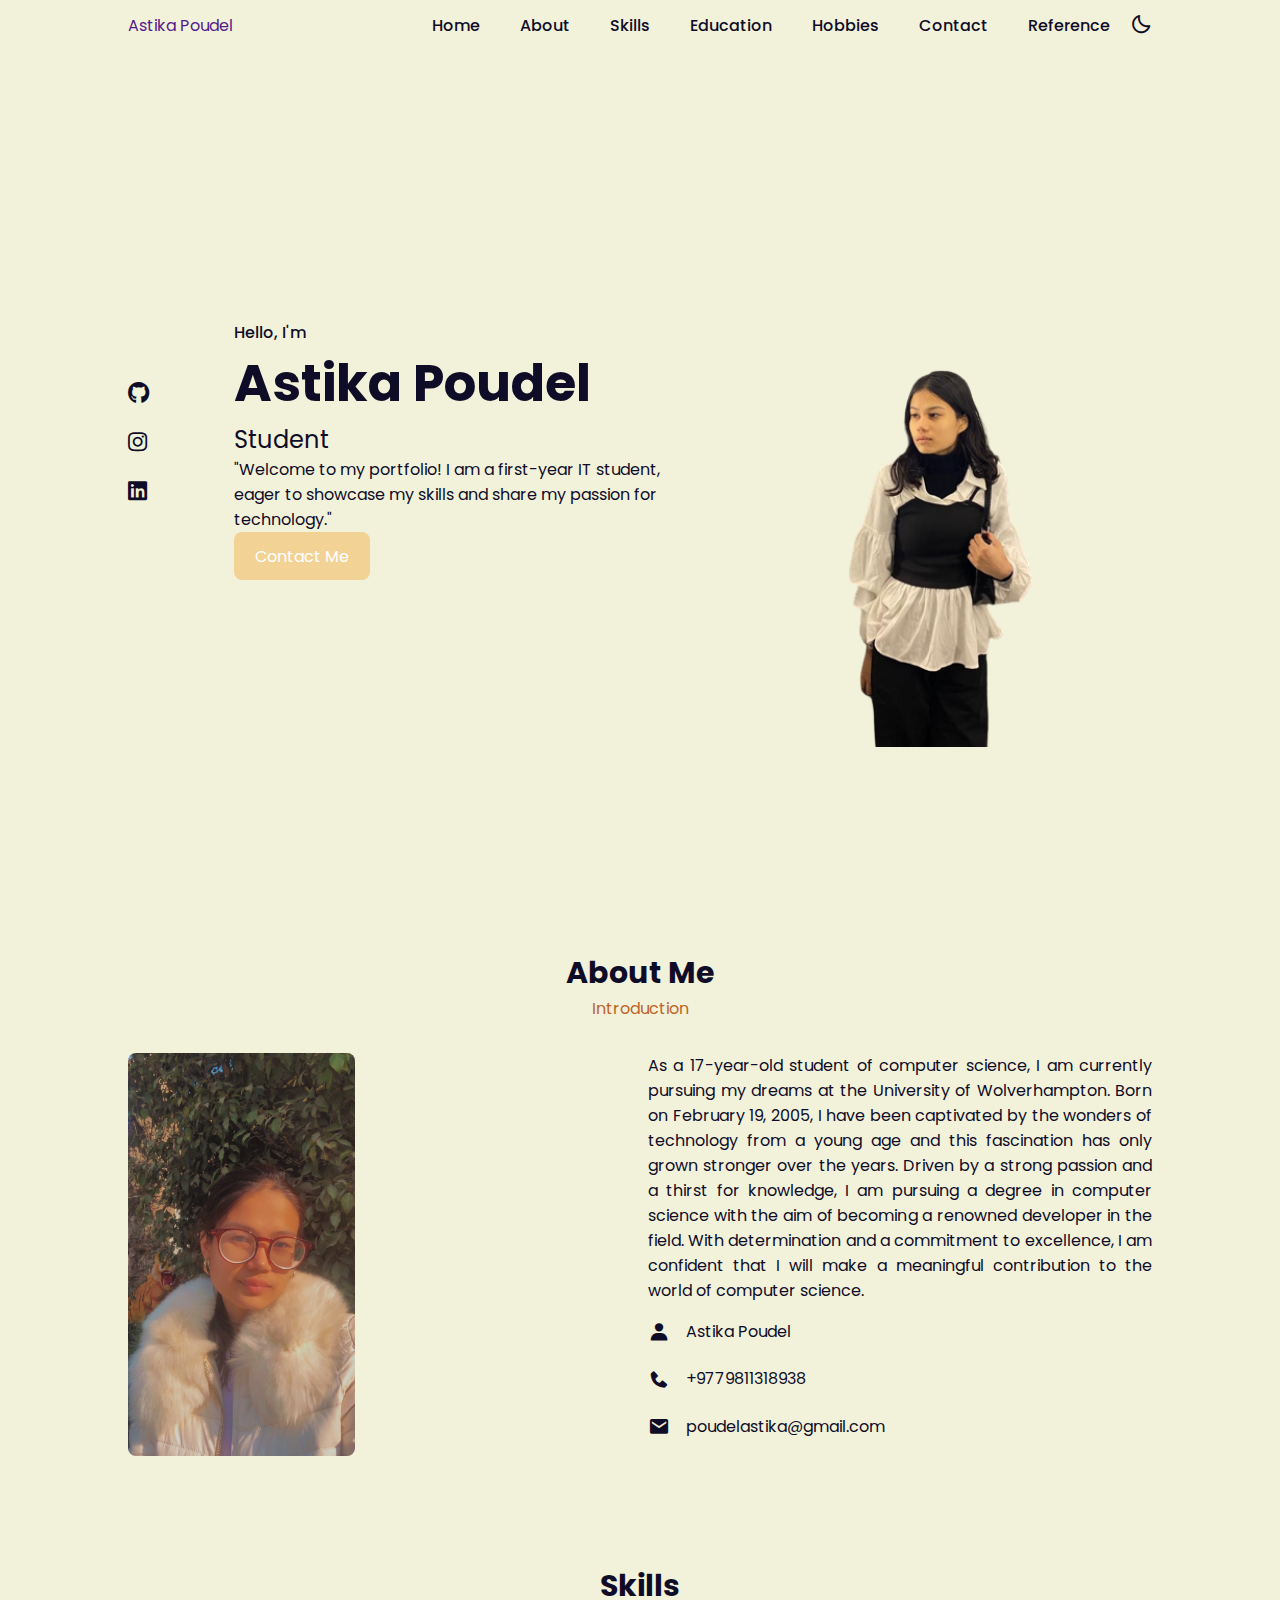
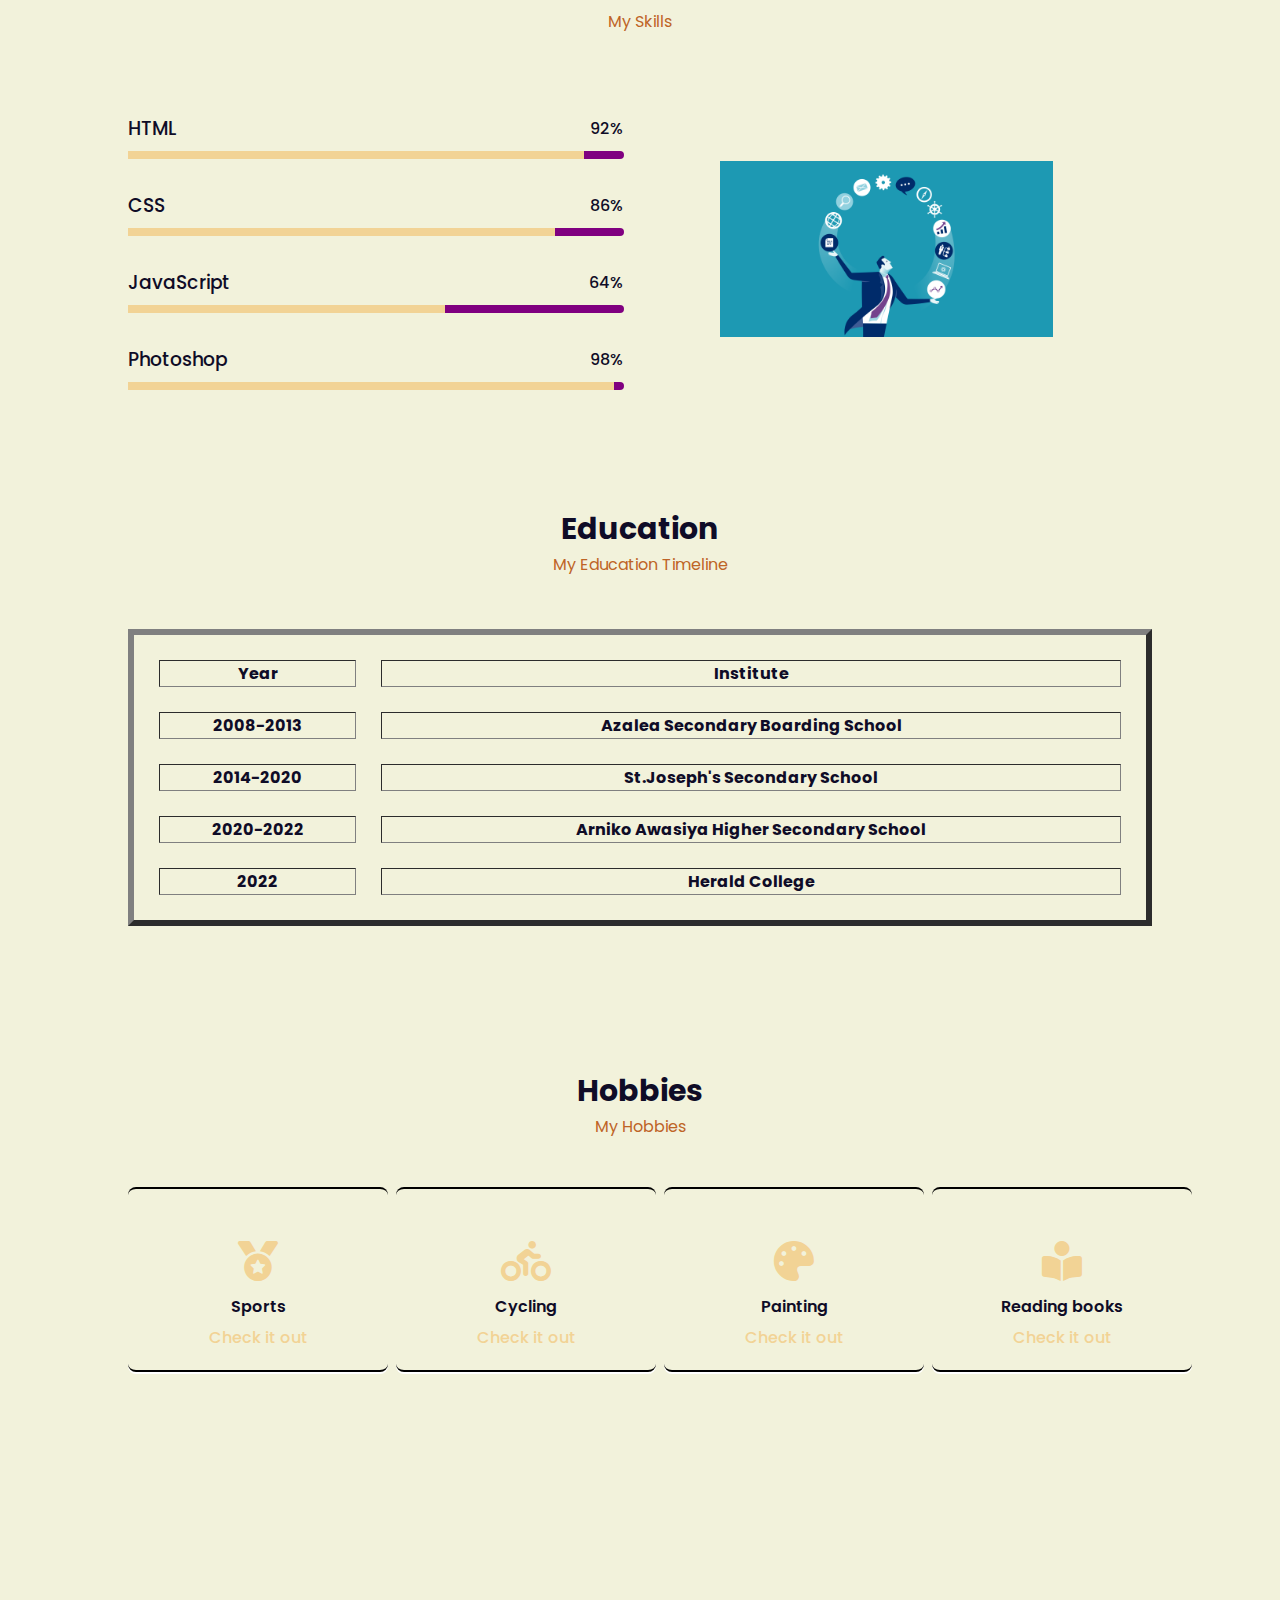
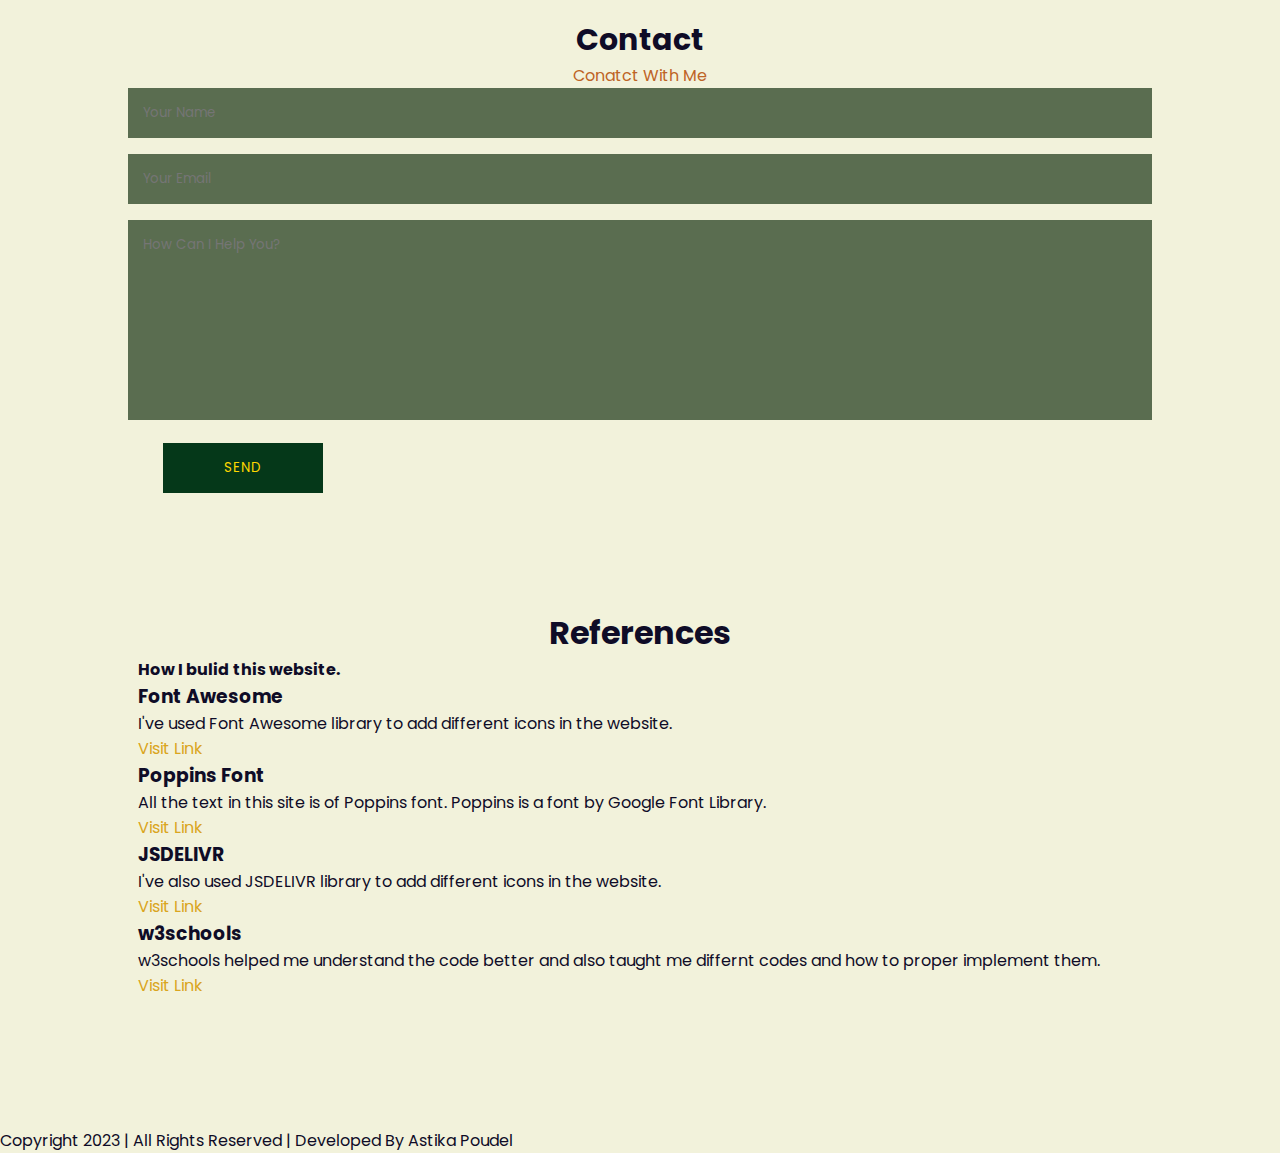
<file: Index.html>
<!DOCTYPE html>
<html lang="en">
<head>
    <meta charset="UTF-8">
    <meta http-equiv="X-UA-Compatible" content="IE=edge">
    <meta name="viewport" content="width=device-width, initial-scale=1">
    <title>Personal Website</title>
    <!--Website Icon-->
    <link rel="Icon" href="Img/AS.png" type="image/x-icon">
    <!--CSS-->
    <link rel="stylesheet" href="./CSS/Index.css">
    <!--icon CDN link-->
    <link rel="stylesheet" href="https://cdnjs.cloudflare.com/ajax/libs/font-awesome/6.2.1/css/all.min.css">
    <link rel="stylesheet" href="https://cdn.jsdelivr.net/npm/boxicons@2.1.4/css/boxicons.min.css">
      
</head>
<body>
    <!------ Nav ------->
    <header>
        <!----Logo----->
        <a href="" class="Logo">Astika Poudel</a>
        <!--button for responsive device-->
       <div class="Menu" id="menu-icon">
         <i class="fa-solid fa-bars"></i>
       </div>
       <!---MENU ITEMS---->
       <ul class="navbar">
         <li><a href="./Home.html">Home</a></li>
         <li><a href="./About.html">About</a></li>
         <li><a href="./Skills.html">Skills</a></li>
         <li><a href="./Education.html">Education</a></li>
         <li><a href="./Hobbies.html">Hobbies</a></li>
         <li><a href="./contact.html">Contact</a></li>
         <li><a href="./Reference.html">Reference</a></li>
         <!--darkmode button---->
         <div class="bx bx-moon" id="darkmode"></div>
        </ul>

    </header>


    <!-------HOME-------->
    <section class="home" id="home">
        <div class="social">
            <a href=""><i class="fa-brands fa-github"></i></a>
            <a href=""><i class="fa-brands fa-instagram"></i></a>
            <a href=""><i class="fa-brands fa-linkedin"></i></a>
        </div>

        <!--HOME IMAGE-->
        <div class="home-img">
            <img src="Img/Astika.png" alt="">
        </div>
        <!-- HOME CONTENT-->
        <div class="home-text">
            <span>Hello, I'm</span>
            <h1>Astika Poudel</h1>
            <h2>Student</h2>
            <p>"Welcome to my portfolio! I am a first-year IT student, eager to showcase my skills and share my passion for technology."</p>
            <!--CONTACT BUTTON-->
            <a href="" class="btn">Contact Me</a>
        </div>
      
                        
        
    </section>

    <!--- ABOUT SECTION-->
    <section class="about" id="about">
        <!---HEADING-->
        <div class="heading">
            <h2>About Me</h2>
            <span>Introduction</span>
        </div>
        <!--ABOUT CONTENT-->
        <div class="about-container">
            <!----image-->
            <div class="about-img">
                <img src="Img/as.JPG" alt="">
            </div>
            <!--TEXT-->
            <div class="about-text">
                 <p>As a 17-year-old student of computer science, I am currently pursuing my dreams at the University of Wolverhampton. Born on February 19, 2005, I have been captivated by the wonders of technology from a young age and this fascination has only grown stronger over the years. Driven by a strong passion and a thirst for knowledge, I am pursuing a degree in computer science with the aim of becoming a renowned developer in the field. With determination and a commitment to excellence, I am confident that I will make a meaningful contribution to the world of computer science.</p>
              <!----SOME INFORMATION-->  
            <div class="information">
                <!---box-1----->
                <div class ="info-box">
                    <i class="bx bxs-user"></i>
                    <span>Astika Poudel</span>
                </div>
                <!----box-2---->
                <div class ="info-box">
                    <i class="bx bxs-phone"></i>
                    <span>+9779811318938</span>
                </div>
                <!--box-3--->
                <div class ="info-box">
                    <i class="bx bxs-envelope"></i>
                    <span>poudelastika@gmail.com</span>
                </div>
            </div>
            </div>
        </div>      
    </section>
   <!-----SKILLS SECTION---------->
    <section class="skills" id="skills">
        <div class="heading">
            <h2>Skills</h2>
            <span>My Skills</span>
        </div>

        <!-------skillls content-->
        <div class="skills-container">
            <div class="bars">
                <!--box-1-->
                <div class="bars-box">
                    <h3>HTML</h3>
                    <span>92%</span>
                    <div class="light-bar"></div>
                    <div class="percent-bar html-bar"></div>
                </div>
              <!--box-2-->
              <div class="bars-box">
                 <h3>CSS</h3>
                 <span>86%</span>
                 <div class="light-bar"></div>
                 <div class="percent-bar css-bar"></div>
              </div>
              <!----box-3---->
              <div class="bars-box">
                 <h3>JavaScript</h3>
                 <span>64%</span>
                 <div class="light-bar"></div>
                 <div class="percent-bar js-bar"></div>
               </div>
              <!-----box-4---->
              <div class="bars-box">
                 <h3>Photoshop</h3>
                 <span>98%</span>
                 <div class="light-bar"></div>
                 <div class="percent-bar react-bar"></div>
              </div>
            </div>    
            <!--------image------->  
            <div class="skills-img">
                <img src="Img/ia.png" alt="">
            </div>
        </div>
    </section>

    <!-----------------EDUCATION SECTION-------->
    <section class="education" id="education">
        <div class="heading">
            <h2>Education</h2>
            <span>My Education Timeline</span>
        </div>

        <div class="education-content">
            <table border="6" cellspacing="25">
                <tr>
                    <th>Year</th>
                    <th>Institute</th>
                </tr>
                <tr>
                    <th>2008-2013</th>
                    <th>Azalea Secondary Boarding School</th>
                </tr>
                <tr>
                    <th>2014-2020</th>
                    <th>St.Joseph's Secondary School</th>
                </tr>
        
                <tr>
                    <th>2020-2022</th>
                    <th>Arniko Awasiya Higher Secondary School</th>
        
                </tr>
                <tr>
                    <th>2022</th>
                    <TH> Herald College</TH>
                </tr>
             </table>
        </div>
          
    </section>
    <!---------------HOBBIES SECTION----------------->
    <section class="hobbies" id="hobbies">
        <div class="heading">
            <h2>Hobbies</h2>
            <span>My Hobbies</span>
        </div>

        <div class="hobbies-content">
            <!----box-1--->
            <div class="hobbies-box">
                <div class="icon"> 
                 <i class="fa-sharp fa-solid fa-medal"></i>
                </div>
                <h3>Sports</h3>
                <a href="">Check it out</a>
            </div>
            <!---box-2---->
            <div class="hobbies-box">
                <div class="icon">
                 <i class="fa-solid fa-person-biking"></i>
                </div>
                <h3>Cycling</h3>
                <a href="">Check it out</a>
            </div>
            <!----box-3-->
            <div class="hobbies-box">
                <div class="icon">
                    <i class="fa-solid fa-palette"></i>
                </div>
                <h3>Painting</h3>
                <a href="">Check it out</a>
            </div>
            <!--box-4----->
            <div class="hobbies-box">
                <div class="icon">
                 <i class="fa-solid fa-book-open-reader"></i>
                </div>
                <h3>Reading books</h3>
                <a href="">Check it out</a>
            </div>
        </div>
    </section>
   <!----contact form-------->
   <section class="Contact" id="contact">
     <div class="heading">
        <h2>Contact</h2>
        <span>Conatct With Me</span>
     </div>

      <!----FORM------>
      <div class="contact-Form">
          <form action="">
             <input type="text" placeholder="Your Name">
             <input type="email" placeholder="Your Email">
             <textarea name="" id="" cols="30" rows="10" placeholder="How Can I Help You?"></textarea>
             <input type="button" value="Send" class="contact-button"> 
          </form>
      </div>
    </section>
    <!-------------REFRENCE----------->
    <section class="reference" id="reference">
      <div class="container">
        <div class="references">
            <h1 class="heading">References</h1>
            <h4 class="sub-heading">How I bulid this website.</h4>

            <div class="reference-container">
                <div class="reference-text">
                    <h3 class="title">Font Awesome</h3>
                    <p class="desc">I've used Font Awesome library to add different icons in the website.</p>
                    <a href="https://fontawesome.com" class="button">Visit Link</a>
                </div>
                <div class="reference-text">
                    <h3 class="title">Poppins Font</h3>
                    <p class="desc">All the text in this site is of Poppins font. Poppins is a font by Google Font Library.</p>
                    <a href="https://fonts.googleapis.com/css2?family=Poppins:wght@300;400;500;600&family=Solway:wght@300&display=swap" class="button">Visit Link</a>
                </div>
                <div class="reference-text">
                    <h3 class="title">JSDELIVR</h3>
                    <p class="desc">I've  also used JSDELIVR library to add different icons in the website.</p>
                    <a href="https://www.jsdelivr.com/" class="button">Visit Link</a>
                </div>
                <div class="reference-text">
                    <h3 class="title">w3schools</h3>
                    <p class="desc">w3schools helped me understand the code better and also taught me differnt codes and how to proper implement them.</p>
                    <a href="https://www.w3schools.com" class="button">Visit Link</a>
                </div>
              
            </div>
        </div>
    </section>
    <!-------------------FOOTER SECTION---------->
    <footer>
    <p>Copyright 2023 | All Rights Reserved | Developed By Astika Poudel</p>
    </footer>
  
 <!--JavaScript-->
    <script src="./JS/Index.JS"></script>
</body>
</html>
</file>
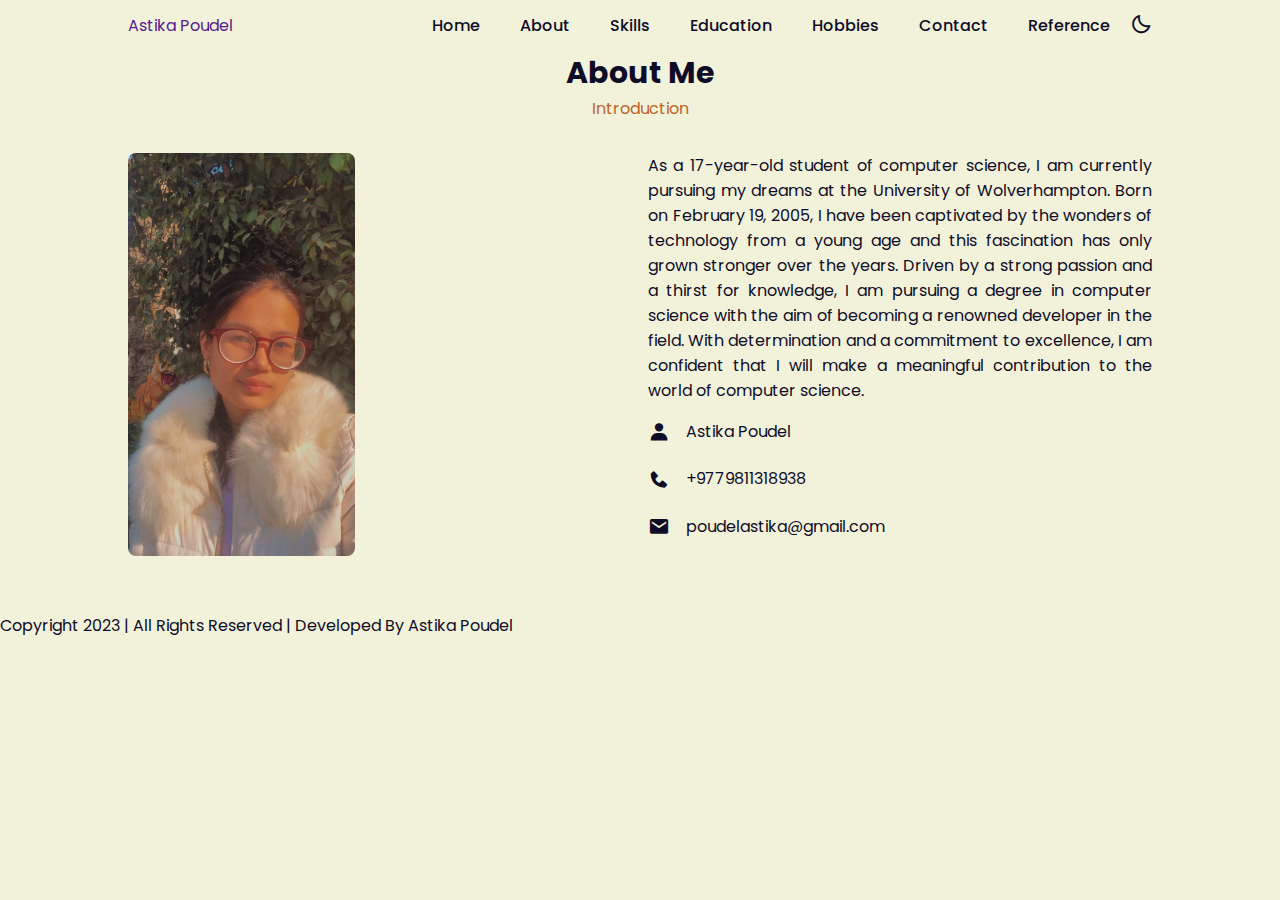
<file: About.html>
<!DOCTYPE html>
<html lang="en">
<head>
    <meta charset="UTF-8">
    <meta http-equiv="X-UA-Compatible" content="IE=edge">
    <meta name="viewport" content="width=device-width, initial-scale=1">
    <title>Personal Website</title>
    <!--Website Icon-->
    <link rel="Icon" href="Img/AS.png" type="image/x-icon">
    <!--CSS-->
    <link rel="stylesheet" href="./CSS/Index.css">
    <!--icon CDN link-->
    <link rel="stylesheet" href="https://cdnjs.cloudflare.com/ajax/libs/font-awesome/6.2.1/css/all.min.css">
    <link rel="stylesheet" href="https://cdn.jsdelivr.net/npm/boxicons@2.1.4/css/boxicons.min.css">
      
</head>
<body>
    <!------ Nav ------->
    <header>
        <!----Logo----->
        <a href="" class="Logo">Astika Poudel</a>
        <!--button for responsive device-->
       <div class="Menu" id="menu-icon">
         <i class="fa-solid fa-bars"></i>
       </div>
       <!---MENU ITEMS---->
       <ul class="navbar">
         <li><a href="./Home.html">Home</a></li>
         <li><a href="./About.html">About</a></li>
         <li><a href="./Skills.html">Skills</a></li>
         <li><a href="./Education.html">Education</a></li>
         <li><a href="./Hobbies.html">Hobbies</a></li>
         <li><a href="./contact.html">Contact</a></li>
         <li><a href="./Reference.html">Reference</a></li>
         <!--darkmode button---->
         <div class="bx bx-moon" id="darkmode"></div>
        </ul>

    </header>
    <!--- ABOUT SECTION-->
    <section class="about" id="about">
        <!---HEADING-->
        <div class="heading">
            <h2>About Me</h2>
            <span>Introduction</span>
        </div>
        <!--ABOUT CONTENT-->
        <div class="about-container">
            <!----image-->
            <div class="about-img">
                <img src="Img/as.JPG" alt="">
            </div>
            <!--TEXT-->
            <div class="about-text">
                 <p>As a 17-year-old student of computer science, I am currently pursuing my dreams at the University of Wolverhampton. Born on February 19, 2005, I have been captivated by the wonders of technology from a young age and this fascination has only grown stronger over the years. Driven by a strong passion and a thirst for knowledge, I am pursuing a degree in computer science with the aim of becoming a renowned developer in the field. With determination and a commitment to excellence, I am confident that I will make a meaningful contribution to the world of computer science.</p>
              <!----SOME INFORMATION-->  
            <div class="information">
                <!---box-1----->
                <div class ="info-box">
                    <i class="bx bxs-user"></i>
                    <span>Astika Poudel</span>
                </div>
                <!----box-2---->
                <div class ="info-box">
                    <i class="bx bxs-phone"></i>
                    <span>+9779811318938</span>
                </div>
                <!--box-3--->
                <div class ="info-box">
                    <i class="bx bxs-envelope"></i>
                    <span>poudelastika@gmail.com</span>
                </div>
            </div>
            </div>
        </div>      
    </section>
  <!-------------------FOOTER SECTION---------->
  <footer>
    <p>Copyright 2023 | All Rights Reserved | Developed By Astika Poudel</p>
    </footer>
  
 <!--JavaScript-->
    <script src="./JS/Index.JS"></script>
</body>
</html>
</file>
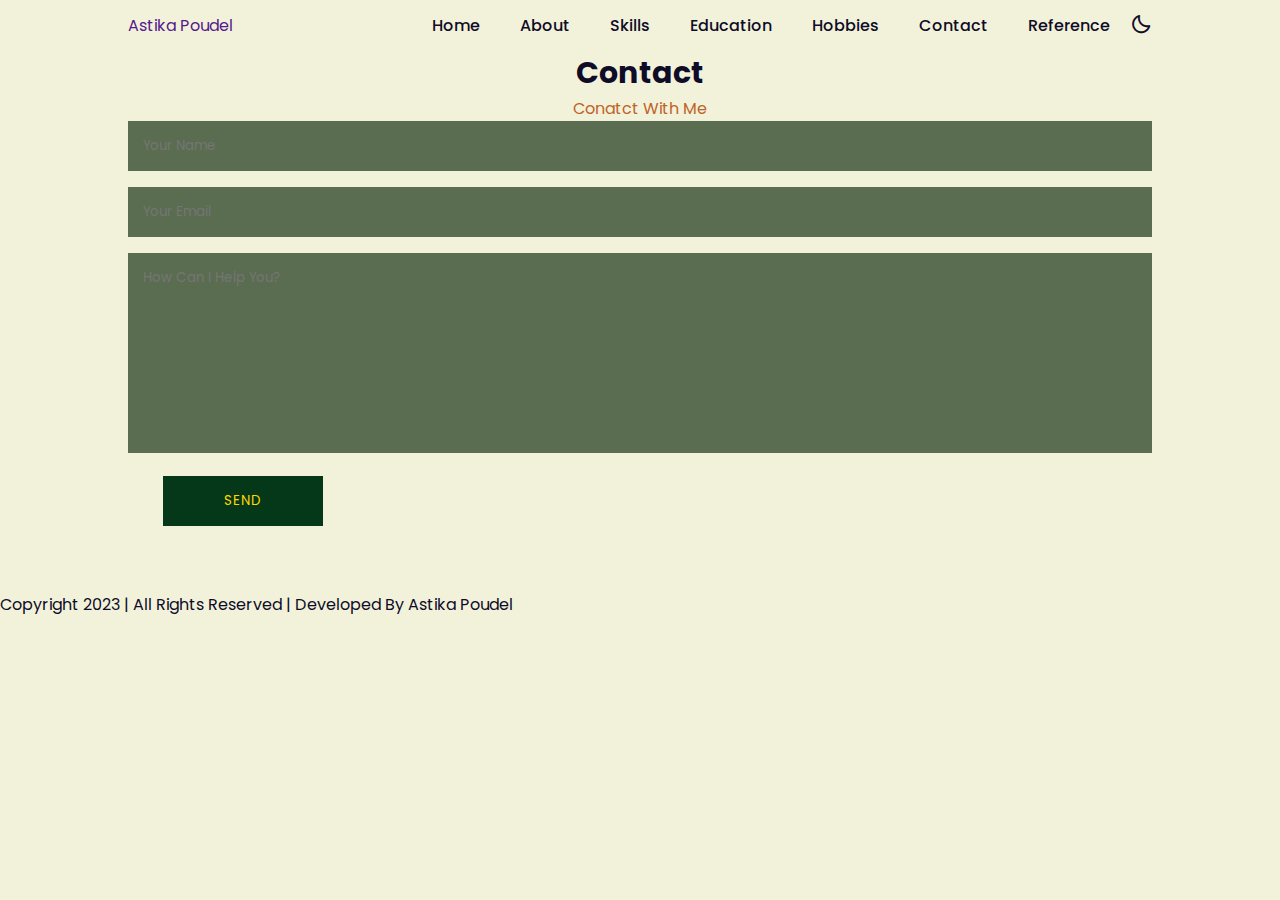
<file: contact.html>
<!DOCTYPE html>
<html lang="en">
<head>
    <meta charset="UTF-8">
    <meta http-equiv="X-UA-Compatible" content="IE=edge">
    <meta name="viewport" content="width=device-width, initial-scale=1">
    <title>Personal Website</title>
    <!--Website Icon-->
    <link rel="Icon" href="Img/AS.png" type="image/x-icon">
    <!--CSS-->
    <link rel="stylesheet" href="./CSS/Index.css">
    <!--icon CDN link-->
    <link rel="stylesheet" href="https://cdnjs.cloudflare.com/ajax/libs/font-awesome/6.2.1/css/all.min.css">
    <link rel="stylesheet" href="https://cdn.jsdelivr.net/npm/boxicons@2.1.4/css/boxicons.min.css">
      
</head>
<body>
    <!------ Nav ------->
    <header>
        <!----Logo----->
        <a href="" class="Logo">Astika Poudel</a>
        <!--button for responsive device-->
       <div class="Menu" id="menu-icon">
         <i class="fa-solid fa-bars"></i>
       </div>
       <!---MENU ITEMS---->
       <ul class="navbar">
         <li><a href="./Home.html">Home</a></li>
         <li><a href="./About.html">About</a></li>
         <li><a href="./Skills.html">Skills</a></li>
         <li><a href="./Education.html">Education</a></li>
         <li><a href="./Hobbies.html">Hobbies</a></li>
         <li><a href="./contact.html">Contact</a></li>
         <li><a href="./Reference.html">Reference</a></li>
         <!--darkmode button---->
         <div class="bx bx-moon" id="darkmode"></div>
        </ul>

    </header>


    
   <!----contact form-------->
   <section class="Contact" id="contact">
     <div class="heading">
        <h2>Contact</h2>
        <span>Conatct With Me</span>
     </div>

      <!----FORM------>
      <div class="contact-Form">
          <form action="">
             <input type="text" placeholder="Your Name">
             <input type="email" placeholder="Your Email">
             <textarea name="" id="" cols="30" rows="10" placeholder="How Can I Help You?"></textarea>
             <input type="button" value="Send" class="contact-button"> 
          </form>
      </div>
    </section>
    <!-------------------FOOTER SECTION---------->
    <footer>
    <p>Copyright 2023 | All Rights Reserved | Developed By Astika Poudel</p>
    </footer>
  
 <!--JavaScript-->
    <script src="./JS/Index.JS"></script>
</body>
</html>
</file>
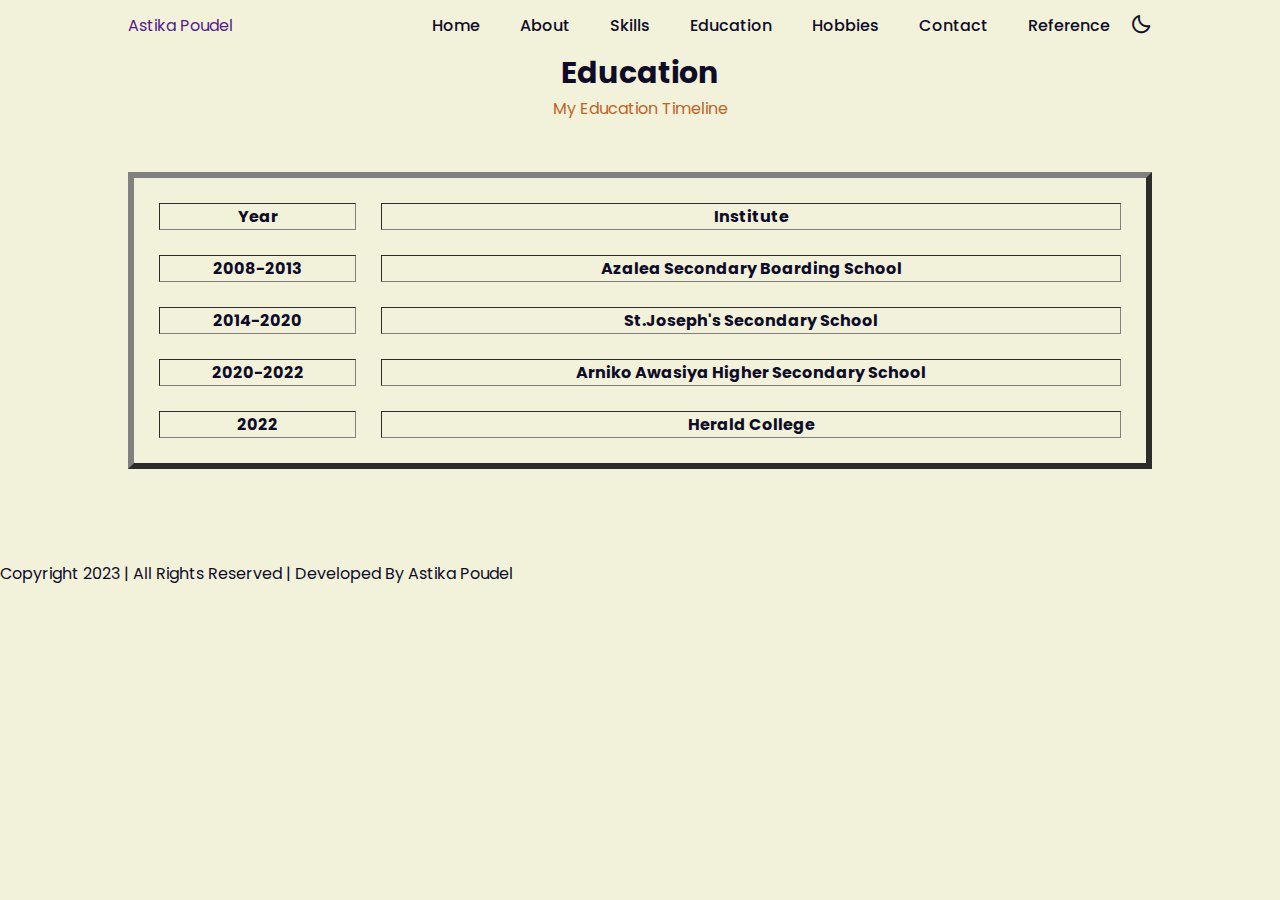
<file: Education.html>
<!DOCTYPE html>
<html lang="en">
<head>
    <meta charset="UTF-8">
    <meta http-equiv="X-UA-Compatible" content="IE=edge">
    <meta name="viewport" content="width=device-width, initial-scale=1">
    <title>Personal Website</title>
    <!--Website Icon-->
    <link rel="Icon" href="Img/AS.png" type="image/x-icon">
    <!--CSS-->
    <link rel="stylesheet" href="./CSS/Index.css">
    <!--icon CDN link-->
    <link rel="stylesheet" href="https://cdnjs.cloudflare.com/ajax/libs/font-awesome/6.2.1/css/all.min.css">
    <link rel="stylesheet" href="https://cdn.jsdelivr.net/npm/boxicons@2.1.4/css/boxicons.min.css">
      
</head>
<body>
    <!------ Nav ------->
    <header>
        <!----Logo----->
        <a href="" class="Logo">Astika Poudel</a>
        <!--button for responsive device-->
       <div class="Menu" id="menu-icon">
         <i class="fa-solid fa-bars"></i>
       </div>
       <!---MENU ITEMS---->
       <ul class="navbar">
         <li><a href="./Home.html">Home</a></li>
         <li><a href="./About.html">About</a></li>
         <li><a href="./Skills.html">Skills</a></li>
         <li><a href="./Education.html">Education</a></li>
         <li><a href="./Hobbies.html">Hobbies</a></li>
         <li><a href="./contact.html">Contact</a></li>
         <li><a href="./Reference.html">Reference</a></li>
         <!--darkmode button---->
         <div class="bx bx-moon" id="darkmode"></div>
        </ul>

    </header>


  

    <!-----------------EDUCATION SECTION-------->
    <section class="education" id="education">
        <div class="heading">
            <h2>Education</h2>
            <span>My Education Timeline</span>
        </div>

        <div class="education-content">
            <table border="6" cellspacing="25">
                <tr>
                    <th>Year</th>
                    <th>Institute</th>
                </tr>
                <tr>
                    <th>2008-2013</th>
                    <th>Azalea Secondary Boarding School</th>
                </tr>
                <tr>
                    <th>2014-2020</th>
                    <th>St.Joseph's Secondary School</th>
                </tr>
        
                <tr>
                    <th>2020-2022</th>
                    <th>Arniko Awasiya Higher Secondary School</th>
        
                </tr>
                <tr>
                    <th>2022</th>
                    <TH> Herald College</TH>
                </tr>
             </table>
        </div>
          
    </section>
  
    <!-------------------FOOTER SECTION---------->
    <footer>
    <p>Copyright 2023 | All Rights Reserved | Developed By Astika Poudel</p>
    </footer>
  
 <!--JavaScript-->
    <script src="./JS/Index.JS"></script>
</body>
</html>
</file>
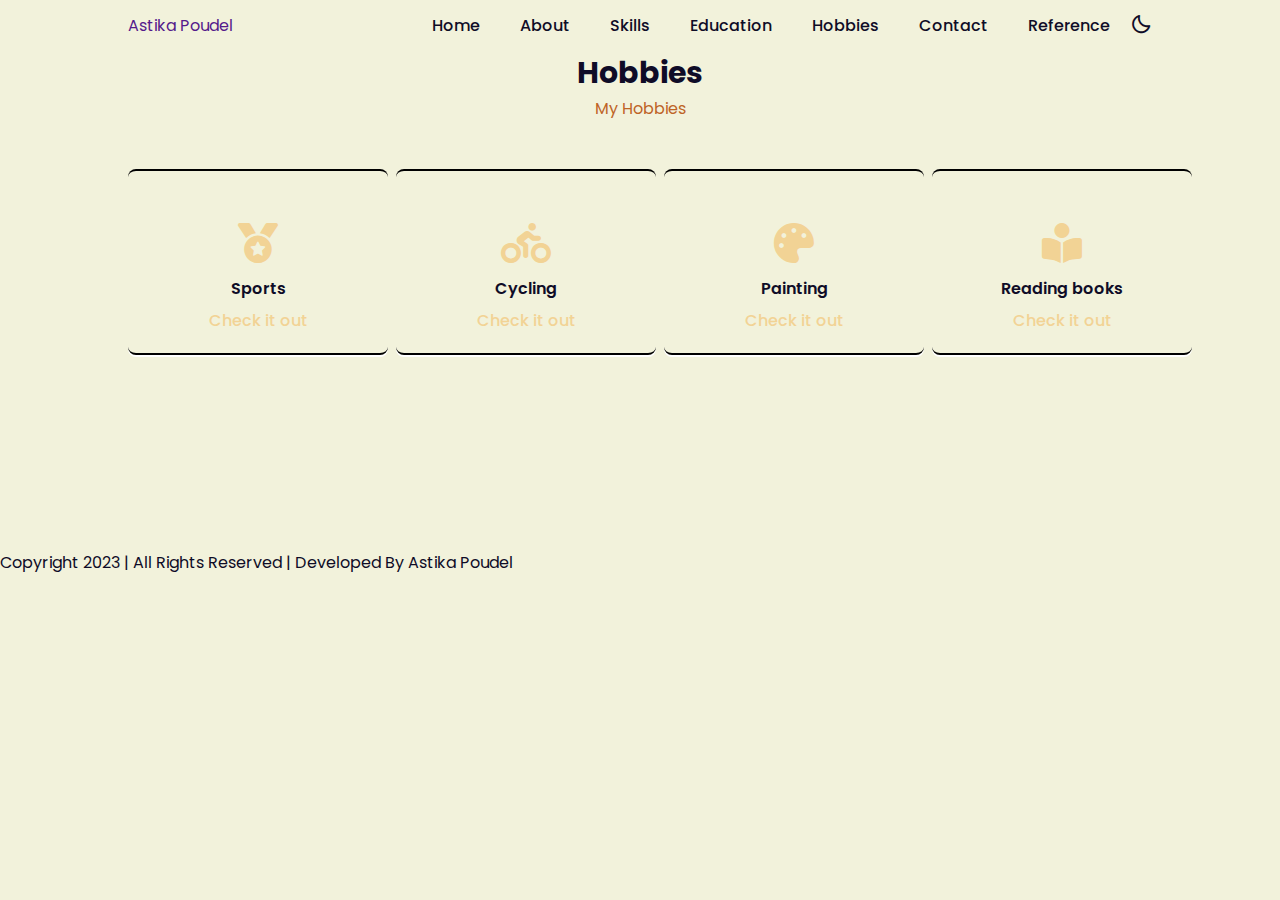
<file: Hobbies.html>
<!DOCTYPE html>
<html lang="en">
<head>
    <meta charset="UTF-8">
    <meta http-equiv="X-UA-Compatible" content="IE=edge">
    <meta name="viewport" content="width=device-width, initial-scale=1">
    <title>Personal Website</title>
    <!--Website Icon-->
    <link rel="Icon" href="Img/AS.png" type="image/x-icon">
    <!--CSS-->
    <link rel="stylesheet" href="./CSS/Index.css">
    <!--icon CDN link-->
    <link rel="stylesheet" href="https://cdnjs.cloudflare.com/ajax/libs/font-awesome/6.2.1/css/all.min.css">
    <link rel="stylesheet" href="https://cdn.jsdelivr.net/npm/boxicons@2.1.4/css/boxicons.min.css">
      
</head>
<body>
    <!------ Nav ------->
    <header>
        <!----Logo----->
        <a href="" class="Logo">Astika Poudel</a>
        <!--button for responsive device-->
       <div class="Menu" id="menu-icon">
         <i class="fa-solid fa-bars"></i>
       </div>
       <!---MENU ITEMS---->
       <ul class="navbar">
         <li><a href="./Home.html">Home</a></li>
         <li><a href="./About.html">About</a></li>
         <li><a href="./Skills.html">Skills</a></li>
         <li><a href="./Education.html">Education</a></li>
         <li><a href="./Hobbies.html">Hobbies</a></li>
         <li><a href="./contact.html">Contact</a></li>
         <li><a href="./Reference.html">Reference</a></li>
         <!--darkmode button---->
         <div class="bx bx-moon" id="darkmode"></div>
        </ul>

    </header>


    
    <!---------------HOBBIES SECTION----------------->
    <section class="hobbies" id="hobbies">
        <div class="heading">
            <h2>Hobbies</h2>
            <span>My Hobbies</span>
        </div>

        <div class="hobbies-content">
            <!----box-1--->
            <div class="hobbies-box">
                <div class="icon"> 
                 <i class="fa-sharp fa-solid fa-medal"></i>
                </div>
                <h3>Sports</h3>
                <a href="">Check it out</a>
            </div>
            <!---box-2---->
            <div class="hobbies-box">
                <div class="icon">
                 <i class="fa-solid fa-person-biking"></i>
                </div>
                <h3>Cycling</h3>
                <a href="">Check it out</a>
            </div>
            <!----box-3-->
            <div class="hobbies-box">
                <div class="icon">
                    <i class="fa-solid fa-palette"></i>
                </div>
                <h3>Painting</h3>
                <a href="">Check it out</a>
            </div>
            <!--box-4----->
            <div class="hobbies-box">
                <div class="icon">
                 <i class="fa-solid fa-book-open-reader"></i>
                </div>
                <h3>Reading books</h3>
                <a href="">Check it out</a>
            </div>
        </div>
    </section>
   
    <!-------------------FOOTER SECTION---------->
    <footer>
    <p>Copyright 2023 | All Rights Reserved | Developed By Astika Poudel</p>
    </footer>
  
 <!--JavaScript-->
    <script src="./JS/Index.JS"></script>
</body>
</html>
</file>
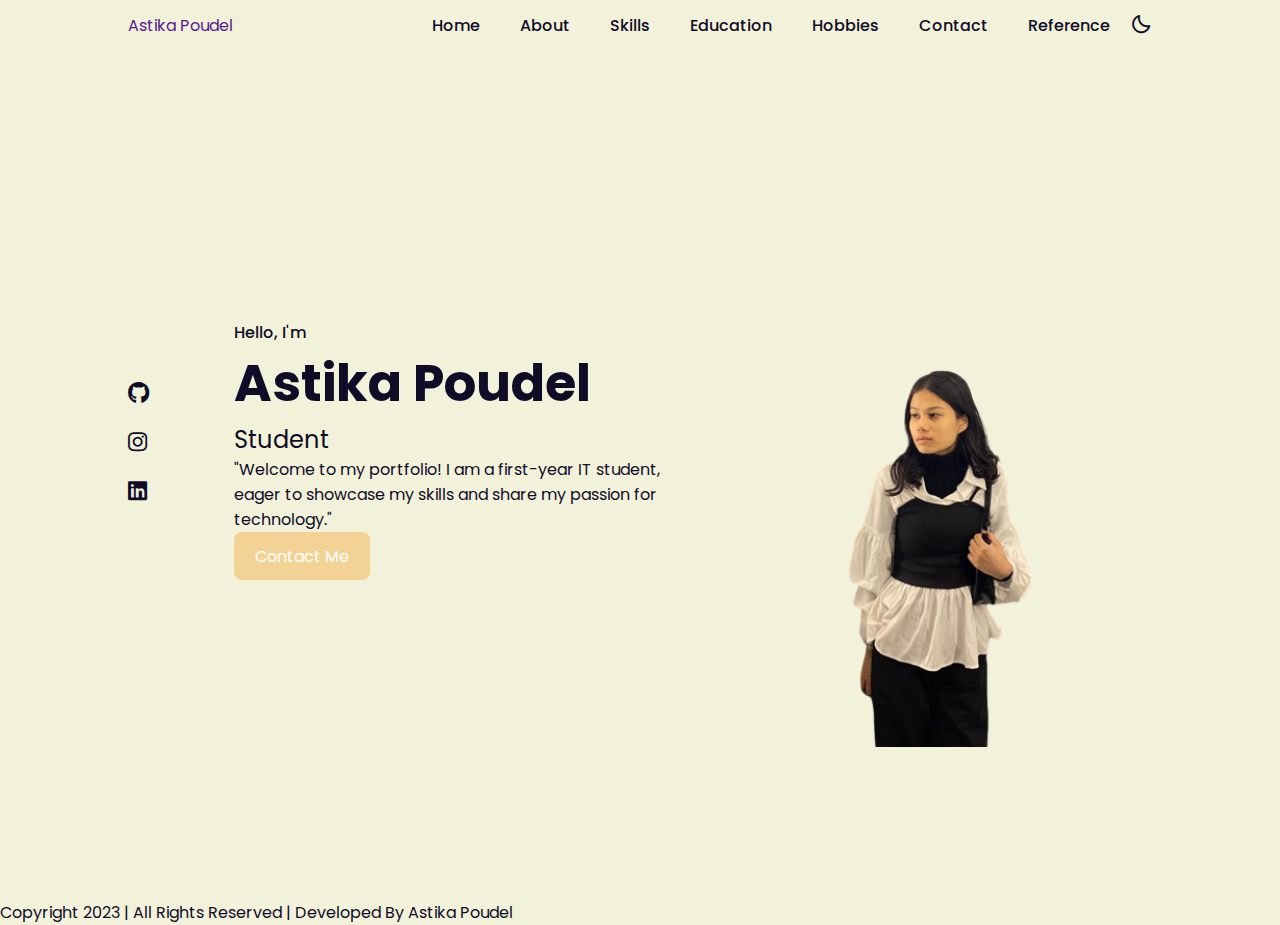
<file: Home.html>
<!DOCTYPE html>
<html lang="en">
<head>
    <meta charset="UTF-8">
    <meta http-equiv="X-UA-Compatible" content="IE=edge">
    <meta name="viewport" content="width=device-width, initial-scale=1">
    <title>Personal Website</title>
    <!--Website Icon-->
    <link rel="Icon" href="Img/AS.png" type="image/x-icon">
    <!--CSS-->
    <link rel="stylesheet" href="./CSS/Index.css">
    <!--icon CDN link-->
    <link rel="stylesheet" href="https://cdnjs.cloudflare.com/ajax/libs/font-awesome/6.2.1/css/all.min.css">
    <link rel="stylesheet" href="https://cdn.jsdelivr.net/npm/boxicons@2.1.4/css/boxicons.min.css">
      
</head>
<body>
    <!------ Nav ------->
    <header>
        <!----Logo----->
        <a href="" class="Logo">Astika Poudel</a>
        <!--button for responsive device-->
       <div class="Menu" id="menu-icon">
         <i class="fa-solid fa-bars"></i>
       </div>
       <!---MENU ITEMS---->
       <ul class="navbar">
         <li><a href="./Home.html">Home</a></li>
         <li><a href="./About.html">About</a></li>
         <li><a href="./Skills.html">Skills</a></li>
         <li><a href="./Education.html">Education</a></li>
         <li><a href="./Hobbies.html">Hobbies</a></li>
         <li><a href="./contact.html">Contact</a></li>
         <li><a href="./Reference.html">Reference</a></li>
         <!--darkmode button---->
         <div class="bx bx-moon" id="darkmode"></div>
        </ul>

    </header>


    <!-------HOME-------->
    <section class="home" id="home">
        <div class="social">
            <a href=""><i class="fa-brands fa-github"></i></a>
            <a href=""><i class="fa-brands fa-instagram"></i></a>
            <a href=""><i class="fa-brands fa-linkedin"></i></a>
        </div>

        <!--HOME IMAGE-->
        <div class="home-img">
            <img src="Img/Astika.png" alt="">
        </div>
        <!-- HOME CONTENT-->
        <div class="home-text">
            <span>Hello, I'm</span>
            <h1>Astika Poudel</h1>
            <h2>Student</h2>
            <p>"Welcome to my portfolio! I am a first-year IT student, eager to showcase my skills and share my passion for technology."</p>
            <!--CONTACT BUTTON-->
            <a href="" class="btn">Contact Me</a>
        </div>
      
                        
        
    </section>

   
    <!-------------------FOOTER SECTION---------->
    <footer>
    <p>Copyright 2023 | All Rights Reserved | Developed By Astika Poudel</p>
    </footer>
  
 <!--JavaScript-->
    <script src="./JS/Index.JS"></script>
</body>
</html>
</file>
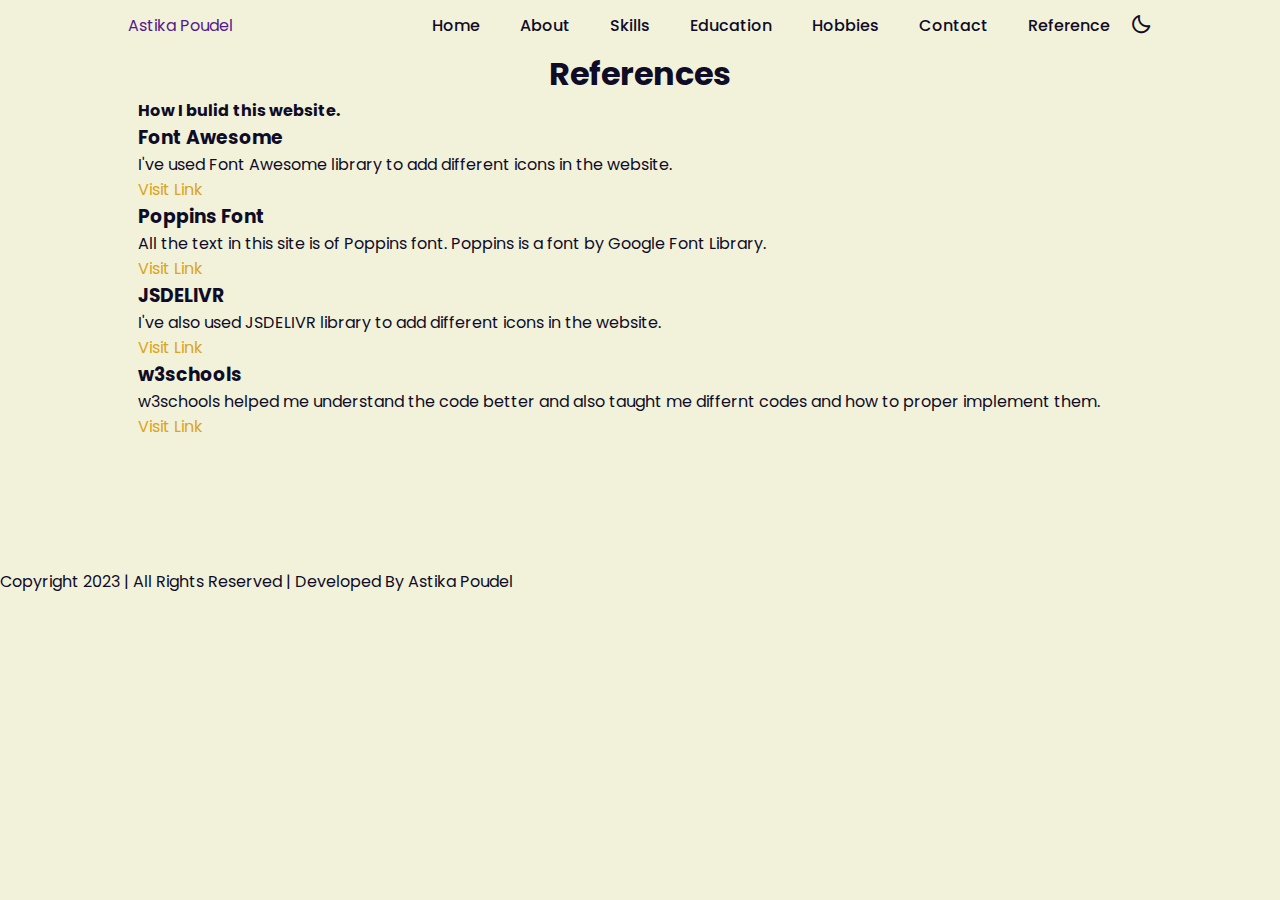
<file: Reference.html>
<!DOCTYPE html>
<html lang="en">
<head>
    <meta charset="UTF-8">
    <meta http-equiv="X-UA-Compatible" content="IE=edge">
    <meta name="viewport" content="width=device-width, initial-scale=1">
    <title>Personal Website</title>
    <!--Website Icon-->
    <link rel="Icon" href="Img/AS.png" type="image/x-icon">
    <!--CSS-->
    <link rel="stylesheet" href="./CSS/Index.css">
    <!--icon CDN link-->
    <link rel="stylesheet" href="https://cdnjs.cloudflare.com/ajax/libs/font-awesome/6.2.1/css/all.min.css">
    <link rel="stylesheet" href="https://cdn.jsdelivr.net/npm/boxicons@2.1.4/css/boxicons.min.css">
      
</head>
<body>
    <!------ Nav ------->
    <header>
        <!----Logo----->
        <a href="" class="Logo">Astika Poudel</a>
        <!--button for responsive device-->
       <div class="Menu" id="menu-icon">
         <i class="fa-solid fa-bars"></i>
       </div>
       <!---MENU ITEMS---->
       <ul class="navbar">
         <li><a href="./Home.html">Home</a></li>
         <li><a href="./About.html">About</a></li>
         <li><a href="./Skills.html">Skills</a></li>
         <li><a href="./Education.html">Education</a></li>
         <li><a href="./Hobbies.html">Hobbies</a></li>
         <li><a href="./contact.html">Contact</a></li>
         <li><a href="./Reference.html">Reference</a></li>
         <!--darkmode button---->
         <div class="bx bx-moon" id="darkmode"></div>
        </ul>

    </header>
    <section class="reference" id="reference">
        <div class="container">
            <div class="references">
                <h1 class="heading">References</h1>
                <h4 class="sub-heading">How I bulid this website.</h4>
    
                <div class="reference-container">
                    <div class="reference-text">
                        <h3 class="title">Font Awesome</h3>
                        <p class="desc">I've used Font Awesome library to add different icons in the website.</p>
                        <a href="https://fontawesome.com" class="button">Visit Link</a>
                    </div>
                    <div class="reference-text">
                        <h3 class="title">Poppins Font</h3>
                        <p class="desc">All the text in this site is of Poppins font. Poppins is a font by Google Font Library.</p>
                        <a href="https://fonts.googleapis.com/css2?family=Poppins:wght@300;400;500;600&family=Solway:wght@300&display=swap" class="button">Visit Link</a>
                    </div>
                    <div class="reference-text">
                        <h3 class="title">JSDELIVR</h3>
                        <p class="desc">I've  also used JSDELIVR library to add different icons in the website.</p>
                        <a href="https://www.jsdelivr.com/" class="button">Visit Link</a>
                    </div>
                    <div class="reference-text">
                        <h3 class="title">w3schools</h3>
                        <p class="desc">w3schools helped me understand the code better and also taught me differnt codes and how to proper implement them.</p>
                        <a href="https://www.w3schools.com" class="button">Visit Link</a>
                    </div>
                  
                </div>
            </div>
        </div>

    </section>
    <!-------------------FOOTER SECTION---------->
    <footer>
     <p>Copyright 2023 | All Rights Reserved | Developed By Astika Poudel</p>
    </footer>
  
 <!--JavaScript-->
    <script src="./JS/Index.JS"></script>
</body>
</html>
</file>
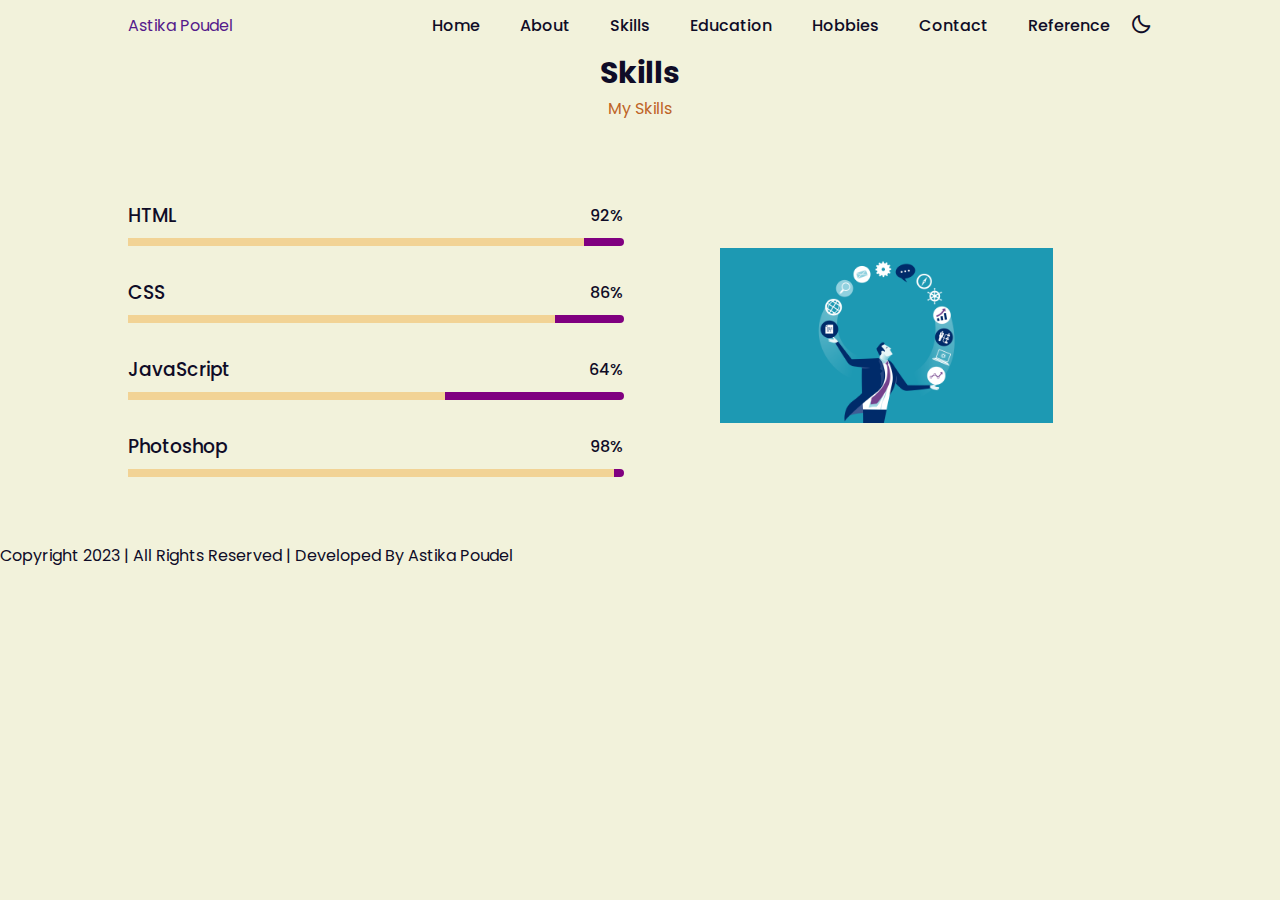
<file: Skills.html>
<!DOCTYPE html>
<html lang="en">
<head>
    <meta charset="UTF-8">
    <meta http-equiv="X-UA-Compatible" content="IE=edge">
    <meta name="viewport" content="width=device-width, initial-scale=1">
    <title>Personal Website</title>
    <!--Website Icon-->
    <link rel="Icon" href="Img/AS.png" type="image/x-icon">
    <!--CSS-->
    <link rel="stylesheet" href="./CSS/Index.css">
    <!--icon CDN link-->
    <link rel="stylesheet" href="https://cdnjs.cloudflare.com/ajax/libs/font-awesome/6.2.1/css/all.min.css">
    <link rel="stylesheet" href="https://cdn.jsdelivr.net/npm/boxicons@2.1.4/css/boxicons.min.css">
      
</head>
<body>
    <!------ Nav ------->
    <header>
        <!----Logo----->
        <a href="" class="Logo">Astika Poudel</a>
        <!--button for responsive device-->
       <div class="Menu" id="menu-icon">
         <i class="fa-solid fa-bars"></i>
       </div>
       <!---MENU ITEMS---->
       <ul class="navbar">
         <li><a href="./Home.html">Home</a></li>
         <li><a href="./About.html">About</a></li>
         <li><a href="./Skills.html">Skills</a></li>
         <li><a href="./Education.html">Education</a></li>
         <li><a href="./Hobbies.html">Hobbies</a></li>
         <li><a href="./contact.html">Contact</a></li>
         <li><a href="./Reference.html">Reference</a></li>
         <!--darkmode button---->
         <div class="bx bx-moon" id="darkmode"></div>
        </ul>

    </header>


  
   <!-----SKILLS SECTION---------->
    <section class="skills" id="skills">
        <div class="heading">
            <h2>Skills</h2>
            <span>My Skills</span>
        </div>

        <!-------skillls content-->
        <div class="skills-container">
            <div class="bars">
                <!--box-1-->
                <div class="bars-box">
                    <h3>HTML</h3>
                    <span>92%</span>
                    <div class="light-bar"></div>
                    <div class="percent-bar html-bar"></div>
                </div>
              <!--box-2-->
              <div class="bars-box">
                 <h3>CSS</h3>
                 <span>86%</span>
                 <div class="light-bar"></div>
                 <div class="percent-bar css-bar"></div>
              </div>
              <!----box-3---->
              <div class="bars-box">
                 <h3>JavaScript</h3>
                 <span>64%</span>
                 <div class="light-bar"></div>
                 <div class="percent-bar js-bar"></div>
               </div>
              <!-----box-4---->
              <div class="bars-box">
                 <h3>Photoshop</h3>
                 <span>98%</span>
                 <div class="light-bar"></div>
                 <div class="percent-bar react-bar"></div>
              </div>
            </div>    
            <!--------image------->  
            <div class="skills-img">
                <img src="Img/ia.png" alt="">
            </div>
        </div>
    </section>

   
    <!-------------------FOOTER SECTION---------->
    <footer>
    <p>Copyright 2023 | All Rights Reserved | Developed By Astika Poudel</p>
    </footer>
  
 <!--JavaScript-->
    <script src="./JS/Index.JS"></script>
</body>
</html>
</file>
<file: CSS/Index.css>
/* google font */
 @import url('https://fonts.googleapis.com/css2?family=Poppins:wght@300;400;500;600&family=Solway:wght@300&display=swap');
  
*{
    margin: 0;
    padding:0 ;
    box-sizing: border-box;
    list-style: none;
    text-decoration: none;
    font-family: "poppins", sans-serif ;
}
:root{
    --main-color:#f2d395;
    --bg-color:#f2f2db;
    --text-color: #0f0c27;
    --hover: hsl(144, 84%, 12%);
    --big-font:3.2rem;
    --medium-font: 1.8 rem;
    --p-font:0.941 rem;
}


body{
    background:var(--bg-color);
    color: var(--text-color);
}

/*-------- DARKMODE-------*/
body.active{
    --text-color: white;
    --bg-color: black; 

}

section{
    padding: 50px 10% ;
}

*::selection{
    color: var(--bg-color);
    background: var(--main-color);
}
/*-------------------Nav-------------*/
header{
    position: fixed;
    width: 100%;
    top: 0;
    right: 0;
    z-index: 1000;
    display: flex;
    align-items: center;
    justify-content: space-between;
    background: var(--bg-color);
    padding: 13px 10%;
    transition:0.2s;
    box-shadow: -3px -3px 7px #ffffff73,
                2px 2px 5px rgba(94, 104, 121, 0,288);
}
.logo{
  font-size: 1.61rem;
  font-weight: 600;
  color: var(--text-color);
}
.navbar{
    display: flex;
}
.navbar a{
    font-size: 1rem;
    padding: 10px 20px;
    color: var(--text-color);
    font-weight: 500;
}
.navbar a:hover{
    color: var(--hover);
}
#menu-icon{
    font-size: 24px;
    cursor: pointer;
    z-index: 10001;
    display: none;
}
#darkmode{
    font-size: 22px ;
}
/*-----------   HOME SECTION---------- */
.home{
    position: relative;
    width: 100%;
    min-height: 100vh;
    display: grid;
    grid-template-columns: 0.2fr 1fr 1fr;
    align-items: center;
    gap: 1rem ;
}
.home-img{
    order: 3;
}
.home-img img{
    width: 100%;
}
.home-text span{
    font-size: var(--medium-font);
    font-weight: 500;
}
.home-text h1{
    Font-size: var(--big-font);
}
.home-text h2{
    font-size: 1.1 rem;
    font-weight: 400;
}
.home-text p{
    font-size: var(--p-font);
    font-weight: 400;
    margin: 0.7 rem 0 1 rem;
}
.social{
    display: flex;
    flex-direction: column;
}
.social a{
    margin-bottom: 1rem;
    font-size: 22px;
    color: var(--text-color);
}
/* HOVER */
.social a:hover{
    color: var(--hover);
}
 /* BUTTON */
.btn{
    display: inline-block;
    background: var(--main-color);
    color: #fff;
    padding: 0.7rem 1.3rem;
    border-radius: 0.5rem;
}
.btn:hover{
    background: var(--hover);
}

 /*======================ABOUT SECTION============*/
.heading{
    text-align: center;
}
.heading h2{
    font-size: 30px;
}
.heading span{
    font-size: var(--p-font);
    color: rgb(190, 100, 38);
}
.about-container{
    display: grid;
    grid-template-columns: repeat(2, 1fr);
    gap: 1rem;
    margin-top: 2rem;
}
.about-img img{
    width: 45%;
    border-radius: 0.5rem;
}
.about-text p{
    font-size: var(--p-font);
    font-weight: 400;
    text-align: justify;
}
.information{
    margin: 1rem 0 1.4rem;
}
.information .info-box{
    display: flex;
    align-items: center;
    margin-bottom: 1.4rem;
}
.information .info-box .bx{
    font-size: 22px;
}
.information .info-box span{
    font-weight: 400;
    margin-left: 1rem;
}
/*=============SKILLS==========*/
.skills-container{
    display: grid;
    grid-template-columns: repeat(2, 1fr);
    align-items: center;
    gap: 2rem;
    margin-top: 4rem;
}
.skills-img img{
    width: 80%;
    padding-left: 4rem;
    object-position: center;
}
.bars-box{
    position: relative;
    display: flex;
    justify-content: space-between;
    align-items: center;
    padding: 1rem 0;
    margin-bottom: 1rem;
}
.bars-box h3,
.bars-box span {
 font-size: 1.1 rem;
 font-weight: 500;
}
.light-bar{
    position: absolute;
    bottom: 0;
    left: 0;
    width: 100%;
    height: 0.5rem;
    background: purple;
    border-radius:0.5rem ;
}

.percent-bar{
    position: absolute;
    bottom: 0;
    left: 0;
    height: 0.5rem;
    background: var(--main-color) ;
    border-radius: 0.5 rem;
}
.html-bar{
    width: 92%;
}
.css-bar{
    width: 86%;
}
.js-bar{
    width: 64%;
}
.react-bar{
    width: 98%;
}
/*-------------EDUCATION SECTION-----------*/
.education-content{
    display:grid;
    grid-template-columns: repeat(auto-fit, minmax(280px, auto));
    gap: 1rem;
    margin-top: 3.2rem;
    margin-bottom: 42px;
}
/*-------------HOBBIES SECTION------------*/
.hobbies-content{
    display: grid;
    grid-template-columns: repeat(auto-fit, minmax(200px,auto));
    justify-content: center;
    gap: 3rem;
    margin-top: 3rem;
    margin-bottom: 145px;
}
.hobbies-box{
    padding: 20px;
    width: 260px;
    display: flex;
    flex-wrap: wrap;
    flex-direction: column;
    align-items: center;
    text-align: center;
    border-radius: 0.5rem;
    border-bottom: 2px solid black;
    border-top: 2px solid black;
    box-shadow: 0 2px white;

}
.hobbies-box .icon i{
    padding-top: 2rem;
    font-size: 40px;
    color: var(--main-color);
}
.hobbies-box h3{
    font-size: 1rem;
    font-weight: 600;
    margin: 0.7rem 0 0.4rem;
}
.hobbies-box a{
    color:var(--main-color);
    font-size: var(--p-font);
    font-weight: 500;
}
/*---------HOVER---------*/
.hobbies-box:hover{
    background: navajowhite;
}
.hobbies-box:hover h3{
    color: white;
}
.hobbies-box:hover .icon i{
    color: gold;
}
.hobbies-box:hover a{
    color: gold ;
}

/*-------------CONTACT FORM----------*/
.contact-form{
    display: grid;
    place-items: center;
    margin-top: 1rem;
}
.contact-form form{
    display: flex;
    flex-direction: column;
    width: 650px;
}

form input,
form textarea{
    padding: 15px;
    border-radius: 0.5 rem;
    width: 100%;
    border: none;
    outline: none;
    background: #5A6D50;
    margin-bottom: 1rem;
    color: white;
}
form textarea{
    resize: none;
    height: 200px;
}
.contact-button{
    width: 160px;
    cursor: pointer;
    background: var(--hover);
    color: gold;
    justify-content: center;
    text-transform: uppercase;
    letter-spacing: 1px;
    margin-left: 35px;
}

.contact-button:hover{
    background: #838b94;
}
/*---------------------REFERENCE-----------*/
.reference {
    width: 100%;
    display: flex;
    flex-direction: column;
    justify-content: center;
    align-items: center;
    margin-bottom: 80px;
  }
  
  .reference .container {
    width: 100%;
    max-width: 1200px;
    padding: 0 10px;
  }
  .reference .container .reference-text a{
    color: goldenrod;
  }
/*----------------------FOOTER---------*/
.footer{
    display: grid;
    place-items: center;
    padding: 20px;
    background: black;
    color: white;
}

/*-----Responsive-------*/
@media (max-width:991px){
    header{
        padding:18px 4%
    }
    section{
        padding:50px 4%
    }
}
@media (max-width:768px){
    :root{
        --big-font:2.4rem;
        --medium-font:1.2rem;

    }
}

@media (max-width:768px){
    :root{
        --big-font:2.4rem;
        --medium-font:1.2rem;

    }
    header{
        padding: 11px 4%
    }

    #menu-icon{
        display: initial;
        color: var(--text-color);
    }
    header .navbar{
        position: absolute;
        top: -500px;
        left: 0;
        right: 0;
        display: flex;
        flex-direction: column;
        background: var(--bg-color);
        box-shadow: 0 4px 4px rgb(0 0 0 / 10%);
        transition: 0.2s ease;
        text-align: center;
    }
    .navbar.active{
           top: 100%;  
    }
    .navbar a{
        padding: 1.5rem;
        display: block;
        background: var(--bg-color);
    }
    #darkmode{
        position:1.5rem;
        top: 1.4rem;
        right:2rem;
    }
    .home{
        grid-template-columns: 0.5fr 3fr ;
    }
    .home-img{
        order:initial ;
    }
    .home-text{
        grid-column:1/3 ;
        padding-left: 1.4rem;
    }
    .about-container{
        grid-template-columns: 1fr;
    }
    .about-img{
        display: flex;
        justify-content: center;
    }
    .skills-container{
        grid-template-columns: 1fr;
    }
    .skills-img img{
        padding-left: 0; 
    }
    .skills-img{
        padding-top: 2rem;
        display: flex;
        justify-content: center;
    }
    .contact-form form{
        width: 300px
    }
    .contact-button{
        margin-left: 25%;
    }
} 

@media  (max-width: 340px){
    :root{
        --big-font : 1.7rem;
        --medium-font: 1.1rem;
    }
    .home-text span{
        font-size :1rem;
    }
    .home-text h2{
        font-size: 0.9rem;
        font-weight: 500;
    }
    .information .info-box span{
        font-size: 1rem;
    }
    .education-content{
        grid-template-columns: repeat(auto-fit,minmax(200px,auto));
    }
    .contact-form form{
        width:300px;
    }
    .contact-button{
        margin-left: 25%;
    }

}
</file>
